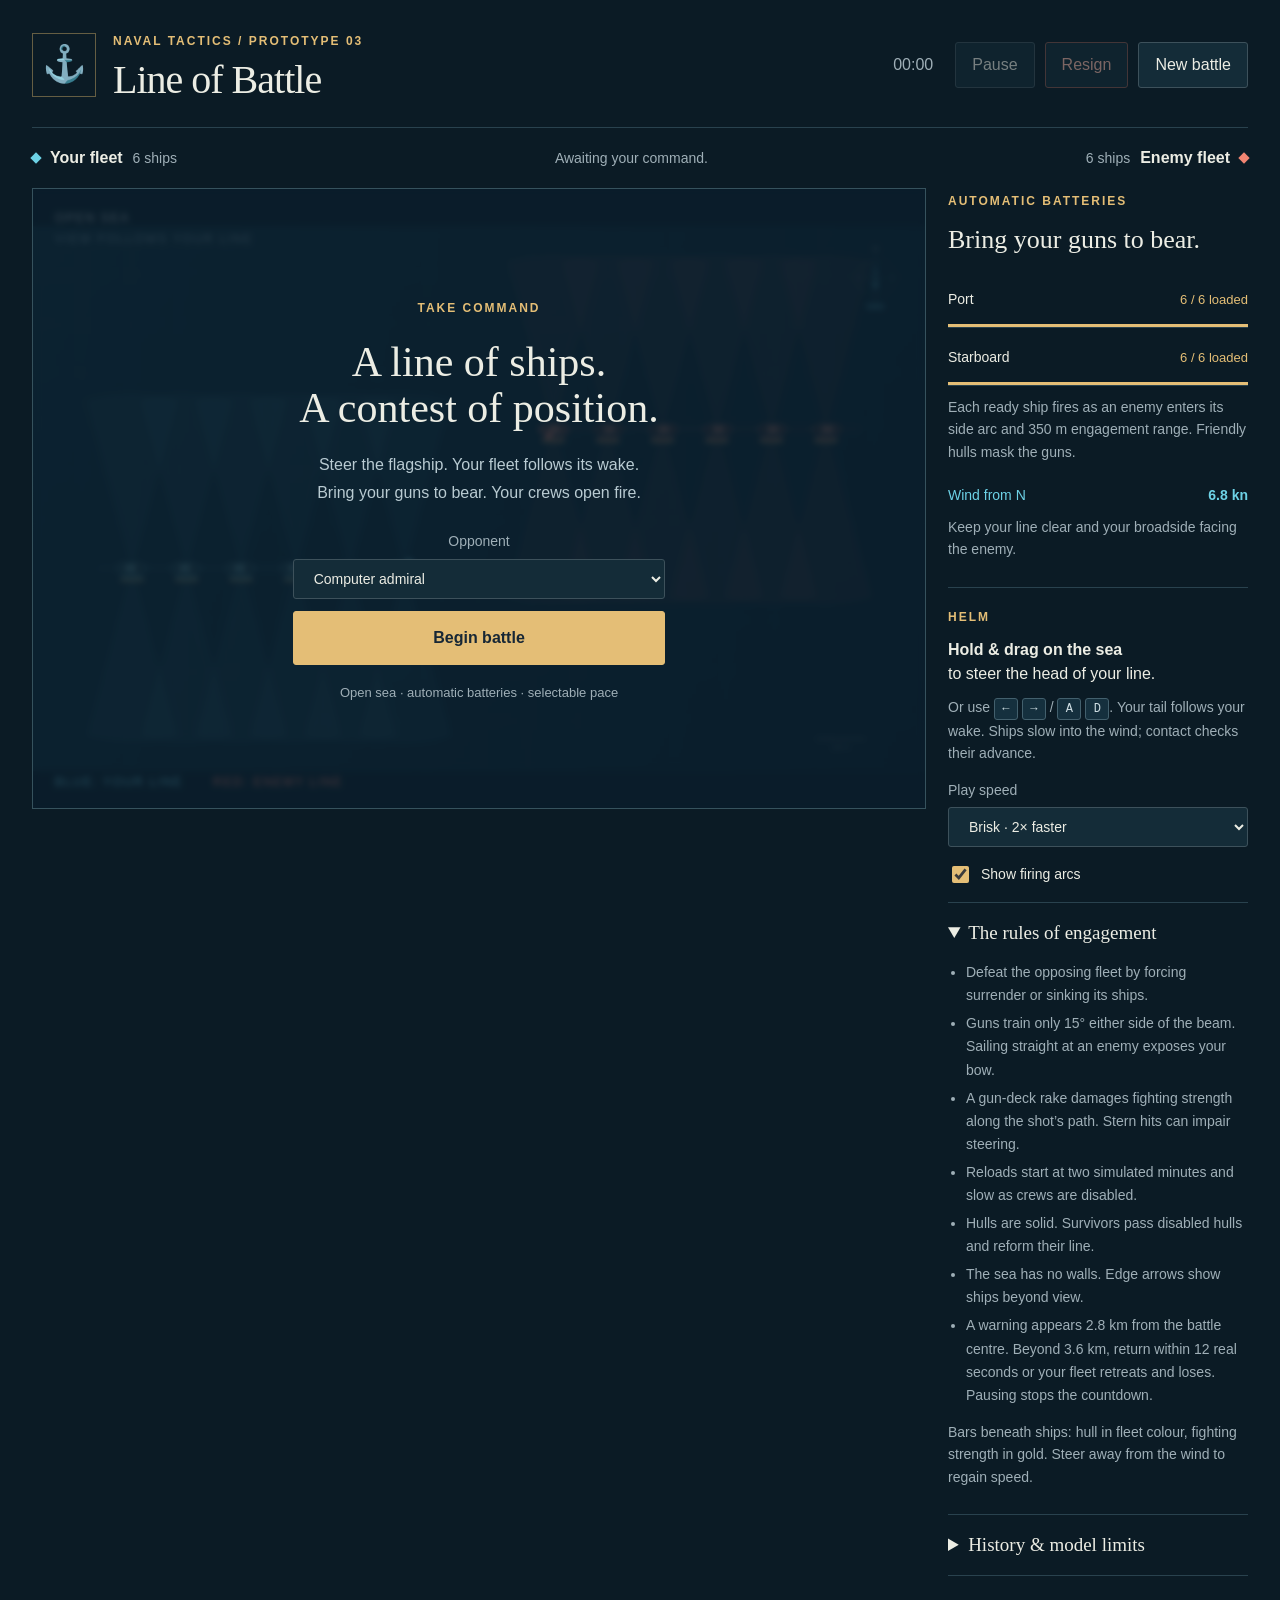
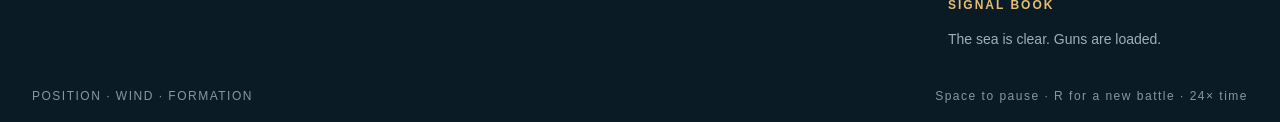
<file: index.html>
<!doctype html>
<html lang="en"><head><meta charset="utf-8"><meta name="viewport" content="width=device-width,initial-scale=1"><title>Line of Battle</title><meta name="description" content="Steer a sailing fleet. Batteries engage automatically. Learn broadside geometry, raking and formation constraints."><link rel="icon" type="image/svg+xml" href="data:image/svg+xml,%3Csvg xmlns='http://www.w3.org/2000/svg' viewBox='0 0 32 32'%3E%3Crect width='32' height='32' rx='7' fill='%230d2330'/%3E%3Cpath d='M8 24L16 5l8 19-8 4z' fill='%23e4be76'/%3E%3C/svg%3E"><link rel="stylesheet" href="style.css"></head>
<body><main>
<header><div class="brand"><span class="crest">⚓</span><div><span class="eyebrow">NAVAL TACTICS / PROTOTYPE 03</span><h1>Line of Battle</h1></div></div><div class="header-actions"><span id="clock">00:00</span><button id="pause" disabled>Pause</button><button id="resign" disabled>Resign</button><button id="resign-red" hidden disabled>Player 2 resign</button><button id="restart">New battle</button></div></header>
<section class="command"><div class="fleet-label"><span class="swatch blue"></span><strong>Your fleet</strong><span id="blue-count">6 ships</span></div><p id="status" aria-live="polite">Awaiting your command.</p><div class="fleet-label"><span id="red-count">6 ships</span><strong id="enemy-name">Enemy fleet</strong><span class="swatch red"></span></div></section>
<section class="battle-layout"><div class="sea-wrap"><canvas id="sea" tabindex="0" aria-label="Open naval battlefield. Steer with arrow keys or drag on the sea. The view follows your fleet. Arrows show ships beyond view. Batteries fire automatically."></canvas><div class="chart-label">OPEN SEA <span>VIEW FOLLOWS YOUR LINE</span></div><div id="retreat-warning" class="retreat-warning" role="status" aria-live="polite" hidden></div><div class="range-legend">BLUE: YOUR LINE <span>RED: ENEMY LINE</span></div><div id="overlay" class="overlay"><div class="start-panel"><span class="eyebrow">TAKE COMMAND</span><h2>A line of ships.<br>A contest of position.</h2><p>Steer the flagship. Your fleet follows its wake.<br>Bring your guns to bear. Your crews open fire.</p><label for="mode">Opponent</label><select id="mode"><option value="ai">Computer admiral</option><option value="duel">Second player · same keyboard</option></select><button id="start" class="primary">Begin battle</button><small>Open sea · automatic batteries · selectable pace</small></div></div></div>
<aside><div class="panel"><span class="eyebrow">AUTOMATIC BATTERIES</span><h2>Bring your guns to bear.</h2><div class="battery"><span>Port</span><strong id="port-status">6 / 6 loaded</strong><i id="port-fill"></i></div><div class="battery"><span>Starboard</span><strong id="starboard-status">6 / 6 loaded</strong><i id="starboard-fill"></i></div><p class="fine">Each ready ship fires as an enemy enters its side arc and 350 m engagement range. Friendly hulls mask the guns.</p><div class="sailing"><span id="wind-status">Wind from N</span><strong id="speed-status">6.8 kn</strong></div><p id="helm-note" class="fine">Keep your line clear and your broadside facing the enemy.</p></div>
<div class="panel"><span class="eyebrow">HELM</span><p><strong>Hold & drag on the sea</strong><br>to steer the head of your line.</p><p class="fine">Or use <kbd>←</kbd> <kbd>→</kbd> / <kbd>A</kbd> <kbd>D</kbd>. Your tail follows your wake. Ships slow into the wind; contact checks their advance.</p><label class="pace-label" for="pace">Play speed</label><select id="pace"><option value="12">Measured · original pace</option><option value="24" selected>Brisk · 2× faster</option><option value="36">Fast · 3× faster</option></select><label class="check"><input id="ranges" type="checkbox" checked> Show firing arcs</label><p class="fine" id="duel-help" hidden>Player 2: <kbd>J</kbd> <kbd>L</kbd> to steer. Both fleets fire automatically. The shared view centres on both lines.</p></div>
<details class="panel" open><summary>The rules of engagement</summary><ul><li>Defeat the opposing fleet by forcing surrender or sinking its ships.</li><li>Guns train only 15° either side of the beam. Sailing straight at an enemy exposes your bow.</li><li>A gun-deck rake damages fighting strength along the shot’s path. Stern hits can impair steering.</li><li>Reloads start at two simulated minutes and slow as crews are disabled.</li><li>Hulls are solid. Survivors pass disabled hulls and reform their line.</li><li>The sea has no walls. Edge arrows show ships beyond view.</li><li>A warning appears 2.8 km from the battle centre. Beyond 3.6 km, return within 12 real seconds or your fleet retreats and loses. Pausing stops the countdown.</li></ul><p class="fine">Bars beneath ships: hull in fleet colour, fighting strength in gold. Steer away from the wind to regain speed.</p></details>
<details class="panel"><summary>History &amp; model limits</summary><p class="fine">Late eighteenth / early nineteenth century sailing combat. Wind, crew losses, solid hulls and limited broadsides change your tactical choices. Pace speeds up sailing, turning and reloads together; it does not make the ships faster in simulated knots.</p><p class="fine">Damage coefficients, a 60° upwind dead zone, 110 m formation spacing, turn rate, firing arc and 350 m engagement limit are game assumptions. Real outcomes varied with ship design, sea state, gun weight, training and range. No universal raking multiplier is claimed.</p><p class="fine">Three shot markers represent gun groups. Exact sail handling, leeway, vertical ballistics, smoke obscuration, boarding and damage control are omitted. Struck ships stay fixed; sinking hulls clear immediately. Automatic line recovery and retreat limits are gameplay rules.</p><p class="fine"><a href="research.html" target="_blank" rel="noopener">Read the research and sources</a></p></details>
<div class="panel log-panel"><span class="eyebrow">SIGNAL BOOK</span><div id="log" role="log">The sea is clear. Guns are loaded.</div></div></aside></section>
<footer><span>POSITION · WIND · FORMATION</span><span id="pace-note">Space to pause · R for a new battle · 24× time</span></footer>
</main><script src="game.js"></script><script src="ui.js"></script></body></html>
</file>
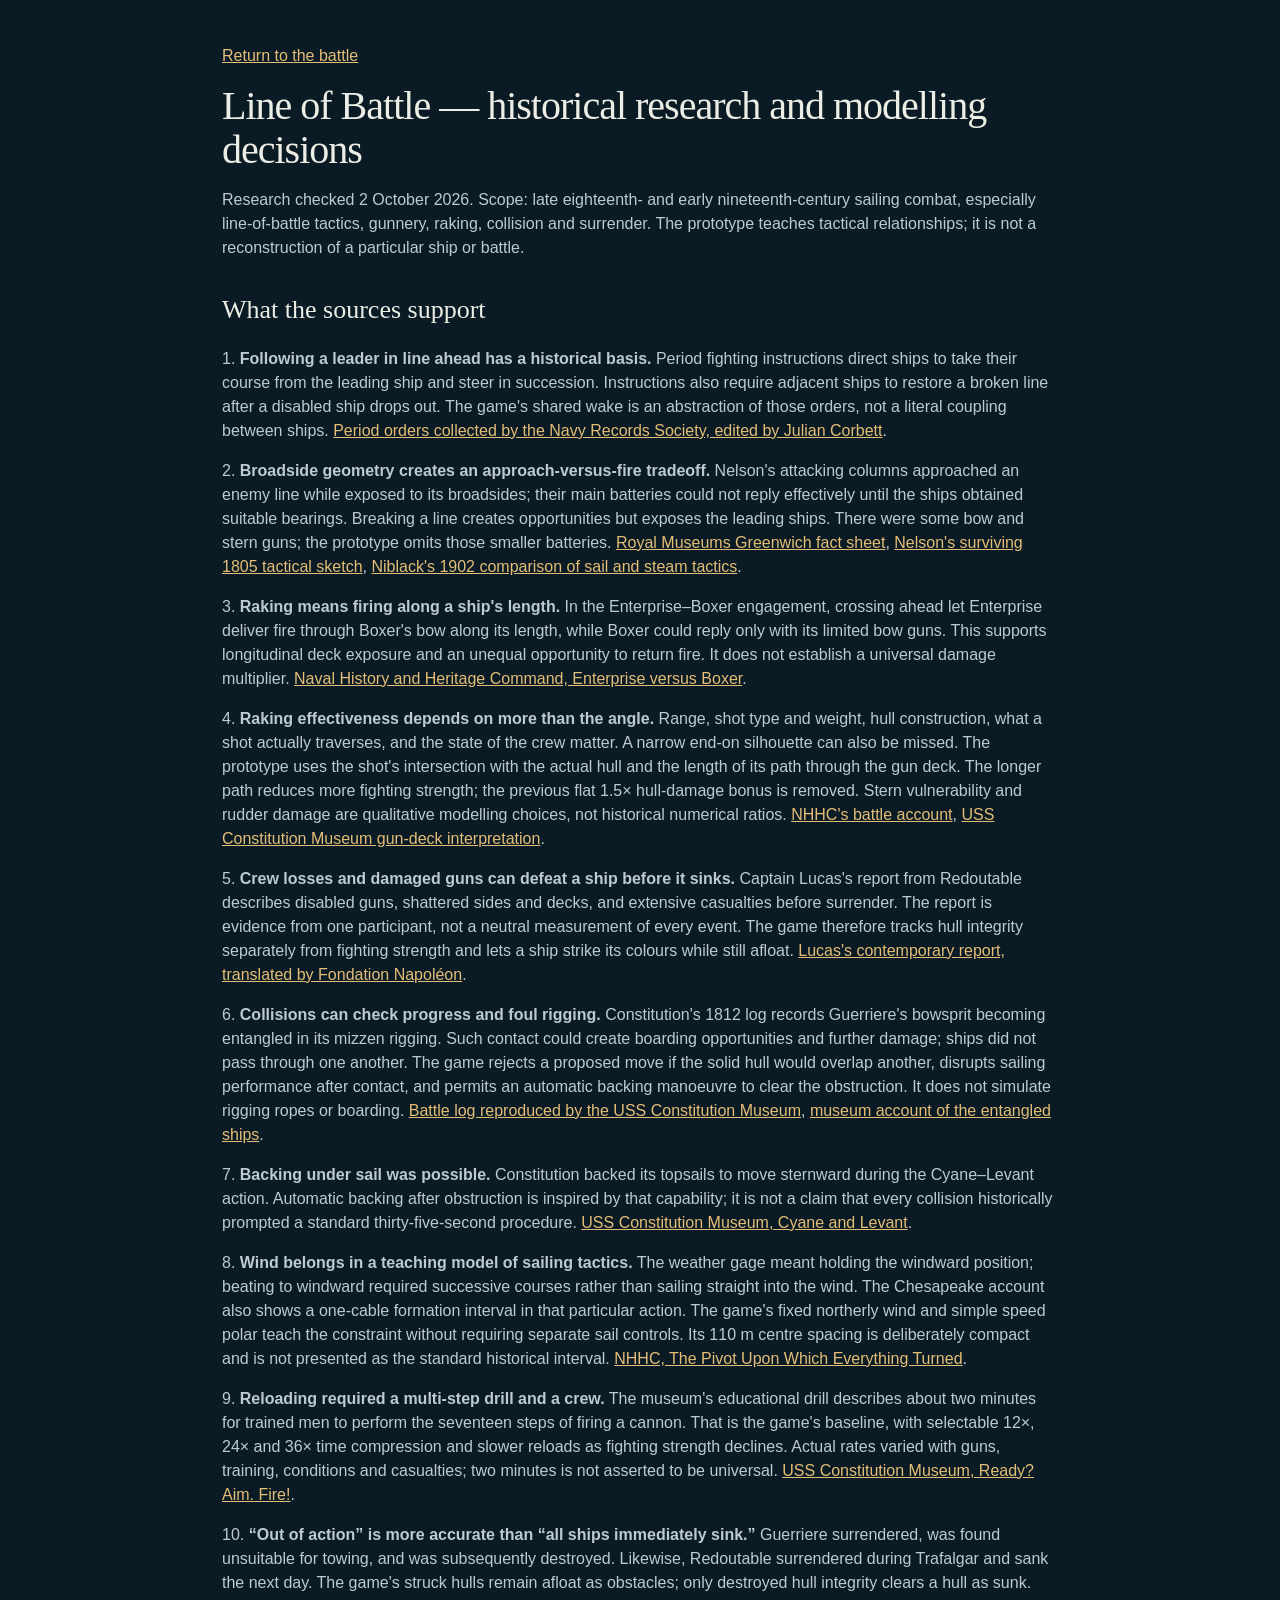
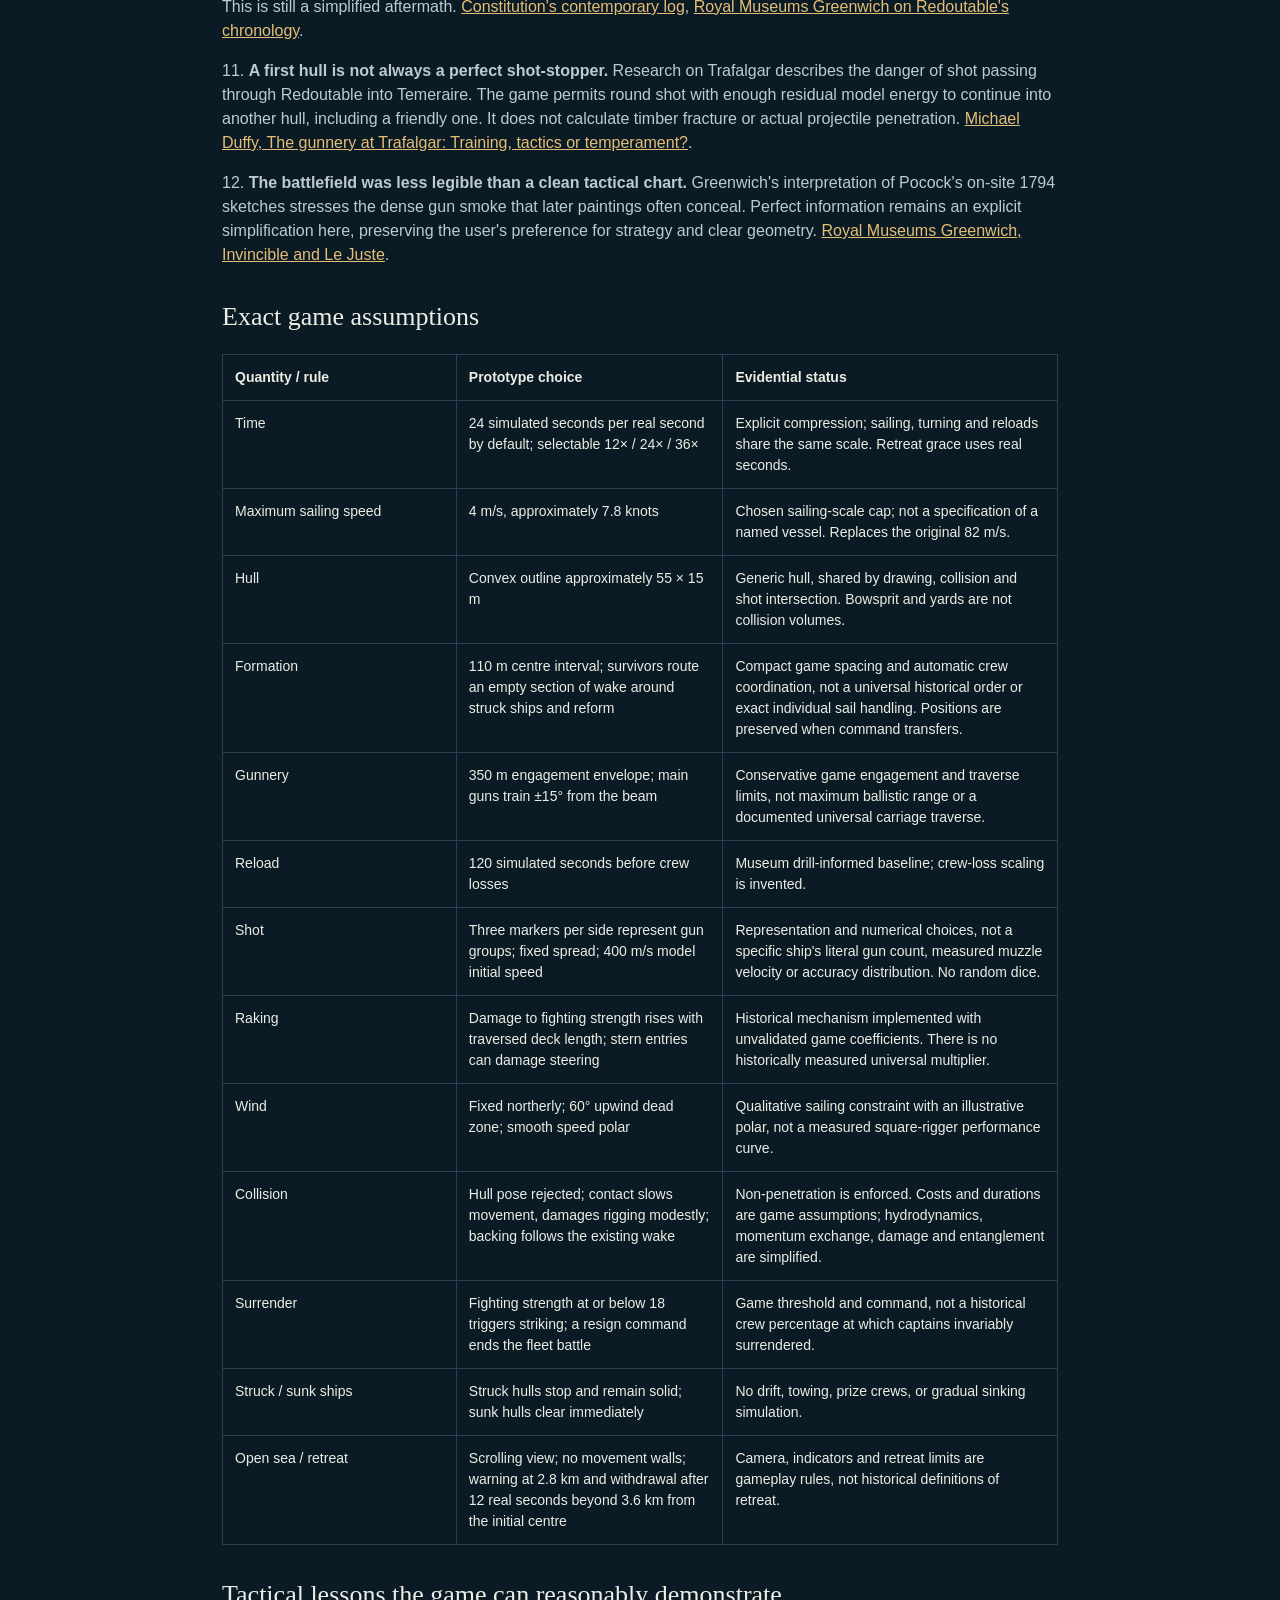
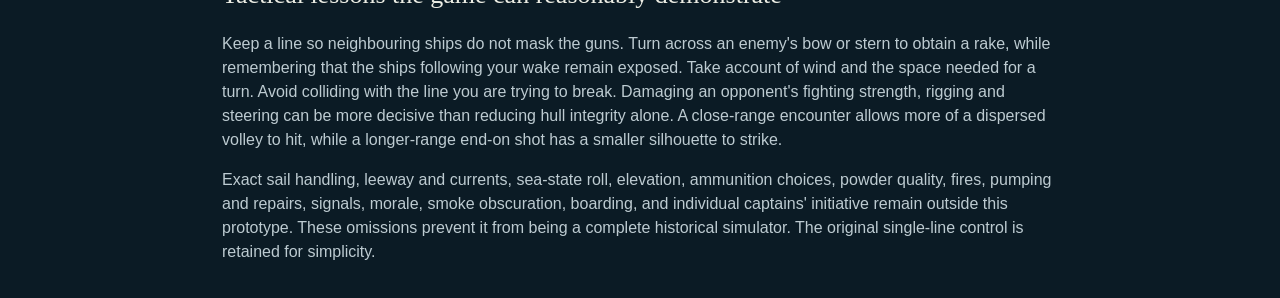
<file: research.html>
<!doctype html><html lang="en"><head><meta charset="utf-8"><meta name="viewport" content="width=device-width,initial-scale=1"><title>Line of Battle · Research</title><link rel="stylesheet" href="style.css"></head><body><main class="research"><p><a href="index.html">Return to the battle</a></p><h1>Line of Battle — historical research and modelling decisions</h1><p>Research checked 2 October 2026. Scope: late eighteenth- and early nineteenth-century sailing combat, especially line-of-battle tactics, gunnery, raking, collision and surrender. The prototype teaches tactical relationships; it is not a reconstruction of a particular ship or battle.</p><h2>What the sources support</h2><p>1. <strong>Following a leader in line ahead has a historical basis.</strong> Period fighting instructions direct ships to take their course from the leading ship and steer in succession. Instructions also require adjacent ships to restore a broken line after a disabled ship drops out. The game&#x27;s shared wake is an abstraction of those orders, not a literal coupling between ships. <a href="https://www.gutenberg.org/cache/epub/16695/pg16695-images.html" target="_blank" rel="noopener">Period orders collected by the Navy Records Society, edited by Julian Corbett</a>.</p><p>2. <strong>Broadside geometry creates an approach-versus-fire tradeoff.</strong> Nelson&#x27;s attacking columns approached an enemy line while exposed to its broadsides; their main batteries could not reply effectively until the ships obtained suitable bearings. Breaking a line creates opportunities but exposes the leading ships. There were some bow and stern guns; the prototype omits those smaller batteries. <a href="https://www.rmg.co.uk/sites/default/files/Trafalgar_Tales_resource.pdf" target="_blank" rel="noopener">Royal Museums Greenwich fact sheet</a>, <a href="https://www.rmg.co.uk/collections/objects/rmgc-object-532725" target="_blank" rel="noopener">Nelson&#x27;s surviving 1805 tactical sketch</a>, <a href="https://www.usni.org/magazines/proceedings/1902/october/tactics-gun" target="_blank" rel="noopener">Niblack&#x27;s 1902 comparison of sail and steam tactics</a>.</p><p>3. <strong>Raking means firing along a ship&#x27;s length.</strong> In the Enterprise–Boxer engagement, crossing ahead let Enterprise deliver fire through Boxer&#x27;s bow along its length, while Boxer could reply only with its limited bow guns. This supports longitudinal deck exposure and an unequal opportunity to return fire. It does not establish a universal damage multiplier. <a href="https://www.history.navy.mil/about-us/leadership/director/directors-corner/h-grams/h-gram-097/h-097-1.html" target="_blank" rel="noopener">Naval History and Heritage Command, Enterprise versus Boxer</a>.</p><p>4. <strong>Raking effectiveness depends on more than the angle.</strong> Range, shot type and weight, hull construction, what a shot actually traverses, and the state of the crew matter. A narrow end-on silhouette can also be missed. The prototype uses the shot&#x27;s intersection with the actual hull and the length of its path through the gun deck. The longer path reduces more fighting strength; the previous flat 1.5× hull-damage bonus is removed. Stern vulnerability and rudder damage are qualitative modelling choices, not historical numerical ratios. <a href="https://www.history.navy.mil/about-us/leadership/director/directors-corner/h-grams/h-gram-097/h-097-1.html" target="_blank" rel="noopener">NHHC&#x27;s battle account</a>, <a href="https://educators.ussconstitutionmuseum.org/image/gun-deck-in-battle-illustration/" target="_blank" rel="noopener">USS Constitution Museum gun-deck interpretation</a>.</p><p>5. <strong>Crew losses and damaged guns can defeat a ship before it sinks.</strong> Captain Lucas&#x27;s report from Redoutable describes disabled guns, shattered sides and decks, and extensive casualties before surrender. The report is evidence from one participant, not a neutral measurement of every event. The game therefore tracks hull integrity separately from fighting strength and lets a ship strike its colours while still afloat. <a href="https://www.napoleon.org/en/history-of-the-two-empires/articles/captain-lucass-report-concerning-the-loss-of-the-vessel-redoutable-at-the-battle-of-trafalgar/" target="_blank" rel="noopener">Lucas&#x27;s contemporary report, translated by Fondation Napoléon</a>.</p><p>6. <strong>Collisions can check progress and foul rigging.</strong> Constitution&#x27;s 1812 log records Guerriere&#x27;s bowsprit becoming entangled in its mizzen rigging. Such contact could create boarding opportunities and further damage; ships did not pass through one another. The game rejects a proposed move if the solid hull would overlap another, disrupts sailing performance after contact, and permits an automatic backing manoeuvre to clear the obstruction. It does not simulate rigging ropes or boarding. <a href="https://ussconstitutionmuseum.org/2012/08/14/the-battle/" target="_blank" rel="noopener">Battle log reproduced by the USS Constitution Museum</a>, <a href="https://ussconstitutionmuseum.org/events/2023-usmc-birthday-breakfast/" target="_blank" rel="noopener">museum account of the entangled ships</a>.</p><p>7. <strong>Backing under sail was possible.</strong> Constitution backed its topsails to move sternward during the Cyane–Levant action. Automatic backing after obstruction is inspired by that capability; it is not a claim that every collision historically prompted a standard thirty-five-second procedure. <a href="https://ussconstitutionmuseum.org/major-events/the-hms-cyane-hms-levant-battle/" target="_blank" rel="noopener">USS Constitution Museum, Cyane and Levant</a>.</p><p>8. <strong>Wind belongs in a teaching model of sailing tactics.</strong> The weather gage meant holding the windward position; beating to windward required successive courses rather than sailing straight into the wind. The Chesapeake account also shows a one-cable formation interval in that particular action. The game&#x27;s fixed northerly wind and simple speed polar teach the constraint without requiring separate sail controls. Its 110 m centre spacing is deliberately compact and is not presented as the standard historical interval. <a href="https://www.history.navy.mil/content/history/nhhc/research/library/online-reading-room/title-list-alphabetically/p/the-pivot-upon-which-everything-turned.html" target="_blank" rel="noopener">NHHC, The Pivot Upon Which Everything Turned</a>.</p><p>9. <strong>Reloading required a multi-step drill and a crew.</strong> The museum&#x27;s educational drill describes about two minutes for trained men to perform the seventeen steps of firing a cannon. That is the game&#x27;s baseline, with selectable 12×, 24× and 36× time compression and slower reloads as fighting strength declines. Actual rates varied with guns, training, conditions and casualties; two minutes is not asserted to be universal. <a href="https://ussconstitutionmuseum.org/wp-content/uploads/2015/07/Ready-Aim-Fire.pdf" target="_blank" rel="noopener">USS Constitution Museum, Ready? Aim. Fire!</a>.</p><p>10. <strong>“Out of action” is more accurate than “all ships immediately sink.”</strong> Guerriere surrendered, was found unsuitable for towing, and was subsequently destroyed. Likewise, Redoutable surrendered during Trafalgar and sank the next day. The game&#x27;s struck hulls remain afloat as obstacles; only destroyed hull integrity clears a hull as sunk. This is still a simplified aftermath. <a href="https://ussconstitutionmuseum.org/2012/08/14/the-battle/" target="_blank" rel="noopener">Constitution&#x27;s contemporary log</a>, <a href="https://www.rmg.co.uk/stories/art-culture/hidden-details-turners-battle-trafalgar" target="_blank" rel="noopener">Royal Museums Greenwich on Redoutable&#x27;s chronology</a>.</p><p>11. <strong>A first hull is not always a perfect shot-stopper.</strong> Research on Trafalgar describes the danger of shot passing through Redoutable into Temeraire. The game permits round shot with enough residual model energy to continue into another hull, including a friendly one. It does not calculate timber fracture or actual projectile penetration. <a href="https://www.tandfonline.com/doi/pdf/10.1080/21533369.2005.9668349" target="_blank" rel="noopener">Michael Duffy, The gunnery at Trafalgar: Training, tactics or temperament?</a>.</p><p>12. <strong>The battlefield was less legible than a clean tactical chart.</strong> Greenwich&#x27;s interpretation of Pocock&#x27;s on-site 1794 sketches stresses the dense gun smoke that later paintings often conceal. Perfect information remains an explicit simplification here, preserving the user&#x27;s preference for strategy and clear geometry. <a href="https://www.rmg.co.uk/collections/objects/rmgc-object-112848" target="_blank" rel="noopener">Royal Museums Greenwich, Invincible and Le Juste</a>.</p><h2>Exact game assumptions</h2><table><tr><th>Quantity / rule</th><th>Prototype choice</th><th>Evidential status</th></tr><tr><td>Time</td><td>24 simulated seconds per real second by default; selectable 12× / 24× / 36×</td><td>Explicit compression; sailing, turning and reloads share the same scale. Retreat grace uses real seconds.</td></tr><tr><td>Maximum sailing speed</td><td>4 m/s, approximately 7.8 knots</td><td>Chosen sailing-scale cap; not a specification of a named vessel. Replaces the original 82 m/s.</td></tr><tr><td>Hull</td><td>Convex outline approximately 55 × 15 m</td><td>Generic hull, shared by drawing, collision and shot intersection. Bowsprit and yards are not collision volumes.</td></tr><tr><td>Formation</td><td>110 m centre interval; survivors route an empty section of wake around struck ships and reform</td><td>Compact game spacing and automatic crew coordination, not a universal historical order or exact individual sail handling. Positions are preserved when command transfers.</td></tr><tr><td>Gunnery</td><td>350 m engagement envelope; main guns train ±15° from the beam</td><td>Conservative game engagement and traverse limits, not maximum ballistic range or a documented universal carriage traverse.</td></tr><tr><td>Reload</td><td>120 simulated seconds before crew losses</td><td>Museum drill-informed baseline; crew-loss scaling is invented.</td></tr><tr><td>Shot</td><td>Three markers per side represent gun groups; fixed spread; 400 m/s model initial speed</td><td>Representation and numerical choices, not a specific ship&#x27;s literal gun count, measured muzzle velocity or accuracy distribution. No random dice.</td></tr><tr><td>Raking</td><td>Damage to fighting strength rises with traversed deck length; stern entries can damage steering</td><td>Historical mechanism implemented with unvalidated game coefficients. There is no historically measured universal multiplier.</td></tr><tr><td>Wind</td><td>Fixed northerly; 60° upwind dead zone; smooth speed polar</td><td>Qualitative sailing constraint with an illustrative polar, not a measured square-rigger performance curve.</td></tr><tr><td>Collision</td><td>Hull pose rejected; contact slows movement, damages rigging modestly; backing follows the existing wake</td><td>Non-penetration is enforced. Costs and durations are game assumptions; hydrodynamics, momentum exchange, damage and entanglement are simplified.</td></tr><tr><td>Surrender</td><td>Fighting strength at or below 18 triggers striking; a resign command ends the fleet battle</td><td>Game threshold and command, not a historical crew percentage at which captains invariably surrendered.</td></tr><tr><td>Struck / sunk ships</td><td>Struck hulls stop and remain solid; sunk hulls clear immediately</td><td>No drift, towing, prize crews, or gradual sinking simulation.</td></tr><tr><td>Open sea / retreat</td><td>Scrolling view; no movement walls; warning at 2.8 km and withdrawal after 12 real seconds beyond 3.6 km from the initial centre</td><td>Camera, indicators and retreat limits are gameplay rules, not historical definitions of retreat.</td></tr></table><h2>Tactical lessons the game can reasonably demonstrate</h2><p>Keep a line so neighbouring ships do not mask the guns. Turn across an enemy&#x27;s bow or stern to obtain a rake, while remembering that the ships following your wake remain exposed. Take account of wind and the space needed for a turn. Avoid colliding with the line you are trying to break. Damaging an opponent&#x27;s fighting strength, rigging and steering can be more decisive than reducing hull integrity alone. A close-range encounter allows more of a dispersed volley to hit, while a longer-range end-on shot has a smaller silhouette to strike.</p><p>Exact sail handling, leeway and currents, sea-state roll, elevation, ammunition choices, powder quality, fires, pumping and repairs, signals, morale, smoke obscuration, boarding, and individual captains&#x27; initiative remain outside this prototype. These omissions prevent it from being a complete historical simulator. The original single-line control is retained for simplicity.</p></main></body></html>
</file>
<file: style.css>
:root{color-scheme:dark;--ink:#ecede4;--muted:#9fafb7;--line:#29424e;--navy:#0b1b25;--gold:#e4be76;--blue:#6dd2e6;--red:#f18572}*{box-sizing:border-box}body{margin:0;background:var(--navy);color:var(--ink);font:16px/1.5 -apple-system,BlinkMacSystemFont,"Segoe UI",sans-serif}main{max-width:1800px;margin:auto;padding:28px 32px 18px}header{display:flex;align-items:center;justify-content:space-between;gap:20px;padding-bottom:25px;border-bottom:1px solid var(--line)}.brand{display:flex;gap:17px;align-items:center}.crest{color:var(--gold);font-size:36px;border:1px solid #655e43;width:64px;height:64px;text-align:center;line-height:60px}.eyebrow{font-size:12px;letter-spacing:2px;color:var(--gold);font-weight:650}h1{font:40px/1.1 Georgia,serif;margin:6px 0 0;letter-spacing:-1px}h2{font:26px/1.15 Georgia,serif;margin:13px 0 22px}.header-actions{display:flex;align-items:center;gap:10px}#clock{font-variant-numeric:tabular-nums;color:var(--muted);margin-right:12px}button,select{font:inherit;cursor:pointer;border:1px solid #3d515b;background:#142c38;color:var(--ink);padding:10px 16px;border-radius:3px}button:hover:not(:disabled){border-color:var(--gold);background:#1e3945}button:focus-visible,select:focus-visible,canvas:focus-visible{outline:2px solid var(--gold);outline-offset:3px}button:disabled{cursor:default;opacity:.48}.command{display:flex;align-items:center;justify-content:space-between;gap:12px;padding:18px 0}.command p{margin:0;color:var(--muted);font-size:14px}.fleet-label{display:flex;align-items:center;gap:10px;white-space:nowrap}.fleet-label span:not(.swatch){font-size:14px;color:var(--muted)}.swatch{width:8px;height:8px;display:inline-block;transform:rotate(45deg)}.blue{background:var(--blue)}.red{background:var(--red)}.battle-layout{display:grid;grid-template-columns:minmax(0,1fr) 300px;gap:22px}.sea-wrap{position:relative;background:#102b39;border:1px solid #36525d;min-height:560px;align-self:start;overflow:hidden}canvas{display:block;width:100%;aspect-ratio:1.44;touch-action:none}.chart-label,.range-legend{position:absolute;pointer-events:none;font-size:12px;letter-spacing:1.7px;color:#b9c7ca}.chart-label{top:20px;left:22px}.chart-label span{display:block;color:#718d9a;margin-top:3px}.range-legend{bottom:17px;left:22px;color:var(--blue)}.range-legend span{margin-left:25px;color:var(--red)}aside{display:flex;flex-direction:column;gap:16px}.panel{border-bottom:1px solid var(--line);padding-bottom:16px}.panel p{margin:10px 0}.fine{font-size:14px;color:var(--muted);line-height:1.6}kbd{font:12px/1.5 ui-monospace,monospace;display:inline-block;border:1px solid #43606d;background:#15303e;min-width:24px;text-align:center;padding:1px 4px;border-radius:3px;color:#d0dfe4}.fire{width:100%;text-align:left;position:relative;overflow:hidden;display:flex;justify-content:space-between;align-items:center;gap:5px;padding:14px 11px;margin:8px 0;border-color:#4d6266;font-size:14px}.fire>span{z-index:1}.fire i{position:absolute;left:0;bottom:0;height:3px;background:var(--gold);width:100%;transition:width .1s}.gun-status{font-size:12px;color:var(--gold);white-space:nowrap}.check{display:flex;gap:9px;align-items:center;font-size:14px;margin-top:16px}.check input{accent-color:var(--gold);width:17px;height:17px}summary{font-family:Georgia,serif;font-size:19px;cursor:pointer}ul{padding-left:18px;font-size:14px;color:var(--muted);line-height:1.65}li{margin:5px 0}.log-panel{border:none}#log{font-size:14px;color:var(--muted);margin-top:12px;line-height:1.6}#log div{padding:6px 0;border-bottom:1px solid #1e3541}footer{display:flex;justify-content:space-between;gap:15px;font-size:12px;letter-spacing:1.5px;color:#8299a5;margin-top:20px}.overlay{position:absolute;inset:0;background:#0a1c29b5;backdrop-filter:blur(3px);display:flex;align-items:center;justify-content:center;padding:30px}.overlay[hidden]{display:none}.start-panel{max-width:400px;text-align:center}.start-panel h2{font-size:42px;line-height:1.1;margin:20px 0}.start-panel p{color:#b9cbd2;line-height:1.7}.start-panel label{display:block;font-size:14px;color:var(--muted);margin:25px 0 7px}.start-panel select{width:100%;font-size:14px}.primary{background:var(--gold);color:#172735;border-color:var(--gold);font-weight:650;width:100%;padding:14px;margin-top:12px}.primary:hover:not(:disabled){background:#f2d398;color:#172735}.start-panel small{display:block;font-size:13px;color:var(--muted);margin-top:18px}@media(min-width:1500px){.sea-wrap{min-height:0}}@media(max-width:1050px){main{padding:20px}.battle-layout{grid-template-columns:minmax(0,1fr) 260px;gap:16px}.sea-wrap{min-height:0}.command p{max-width:180px;text-align:center}.start-panel h2{font-size:32px}.overlay{padding:20px}.start-panel p{font-size:14px}}@media(max-width:760px){main{padding:14px}header{align-items:flex-start;padding-bottom:16px}.crest{display:none}h1{font-size:29px}.eyebrow{font-size:11px;letter-spacing:1px}.header-actions{gap:6px;flex-wrap:wrap;justify-content:flex-end;max-width:170px}.header-actions button{padding:8px;font-size:13px}#clock{font-size:13px;margin:0}.command{flex-wrap:wrap;padding:12px 0}.command p{order:3;max-width:100%;width:100%;text-align:left;font-size:13px}.fleet-label{gap:7px;font-size:14px}.fleet-label span:not(.swatch){font-size:12px}.battle-layout{display:flex;flex-direction:column;gap:16px}.sea-wrap{width:100%;min-height:410px}canvas{height:410px;aspect-ratio:auto}aside{display:grid;grid-template-columns:1fr 1fr;gap:16px}.panel h2{font-size:22px;margin:10px 0}.fire{padding:12px 8px}.chart-label{top:12px;left:14px}.range-legend{left:14px;font-size:10px;letter-spacing:1px}.range-legend span{margin-left:15px}footer{font-size:10px;letter-spacing:.5px}.start-panel h2{font-size:32px;margin:12px 0}.start-panel label{margin-top:16px}.start-panel small{margin-top:10px}}@media(max-width:430px){aside{grid-template-columns:1fr}.sea-wrap,canvas{min-height:430px;height:430px}.start-panel h2{font-size:30px}}@media(prefers-reduced-motion:reduce){.fire i{transition:none}}
@media(max-width:1100px){.battle-layout{display:flex;flex-direction:column}.sea-wrap{width:100%;min-height:0}aside{display:grid;grid-template-columns:1fr 1fr;gap:18px}.command p{max-width:100%;font-size:13px}.start-panel h2{font-size:36px}.overlay{padding:20px}.start-panel p{font-size:15px}.start-panel label{margin-top:16px}}
@media(max-width:430px){aside{grid-template-columns:1fr}}

.battery{display:flex;justify-content:space-between;align-items:center;position:relative;padding:12px 0 17px;border-bottom:1px solid var(--line);font-size:14px;margin:7px 0}.battery strong{font-size:13px;color:var(--gold);font-weight:500}.battery i{position:absolute;height:3px;background:var(--gold);bottom:0;left:0;width:100%}.sailing{display:flex;justify-content:space-between;padding:12px 0 0;font-size:14px;color:var(--blue)}a{color:var(--gold)}#resign,#resign-red{border-color:#80534c;color:#f5b7a7}.header-actions [hidden]{display:none}.research{max-width:900px;margin:0 auto}.research h2{margin-top:35px}.research p,.research li{font-size:16px;color:#bdcbd1}.research table{width:100%;border-collapse:collapse;font-size:14px}.research td,.research th{border:1px solid var(--line);padding:12px;text-align:left;vertical-align:top}.research td:first-child{width:28%}@media(max-width:760px){.header-actions{max-width:210px}.header-actions button{font-size:12px}.brand h1{font-size:26px}.battery{padding-bottom:13px}.start-panel h2{font-size:30px}.research table{display:block;overflow:auto}}
.pace-label{display:block;font-size:14px;color:var(--muted);margin:15px 0 6px}#pace{width:100%;font-size:14px}.retreat-warning{position:absolute;top:70px;left:50%;transform:translateX(-50%);width:max-content;max-width:90%;padding:10px 15px;border:1px solid #e4be76;background:#33291def;color:#ffdc9a;font-size:14px;text-align:center;pointer-events:none}.retreat-warning.danger{border-color:#f18572;background:#3b2221ef;color:#ffc7ba}.retreat-warning[hidden]{display:none}@media(max-width:760px){.retreat-warning{top:58px;font-size:12px;padding:7px 10px;width:90%}}
</file>
